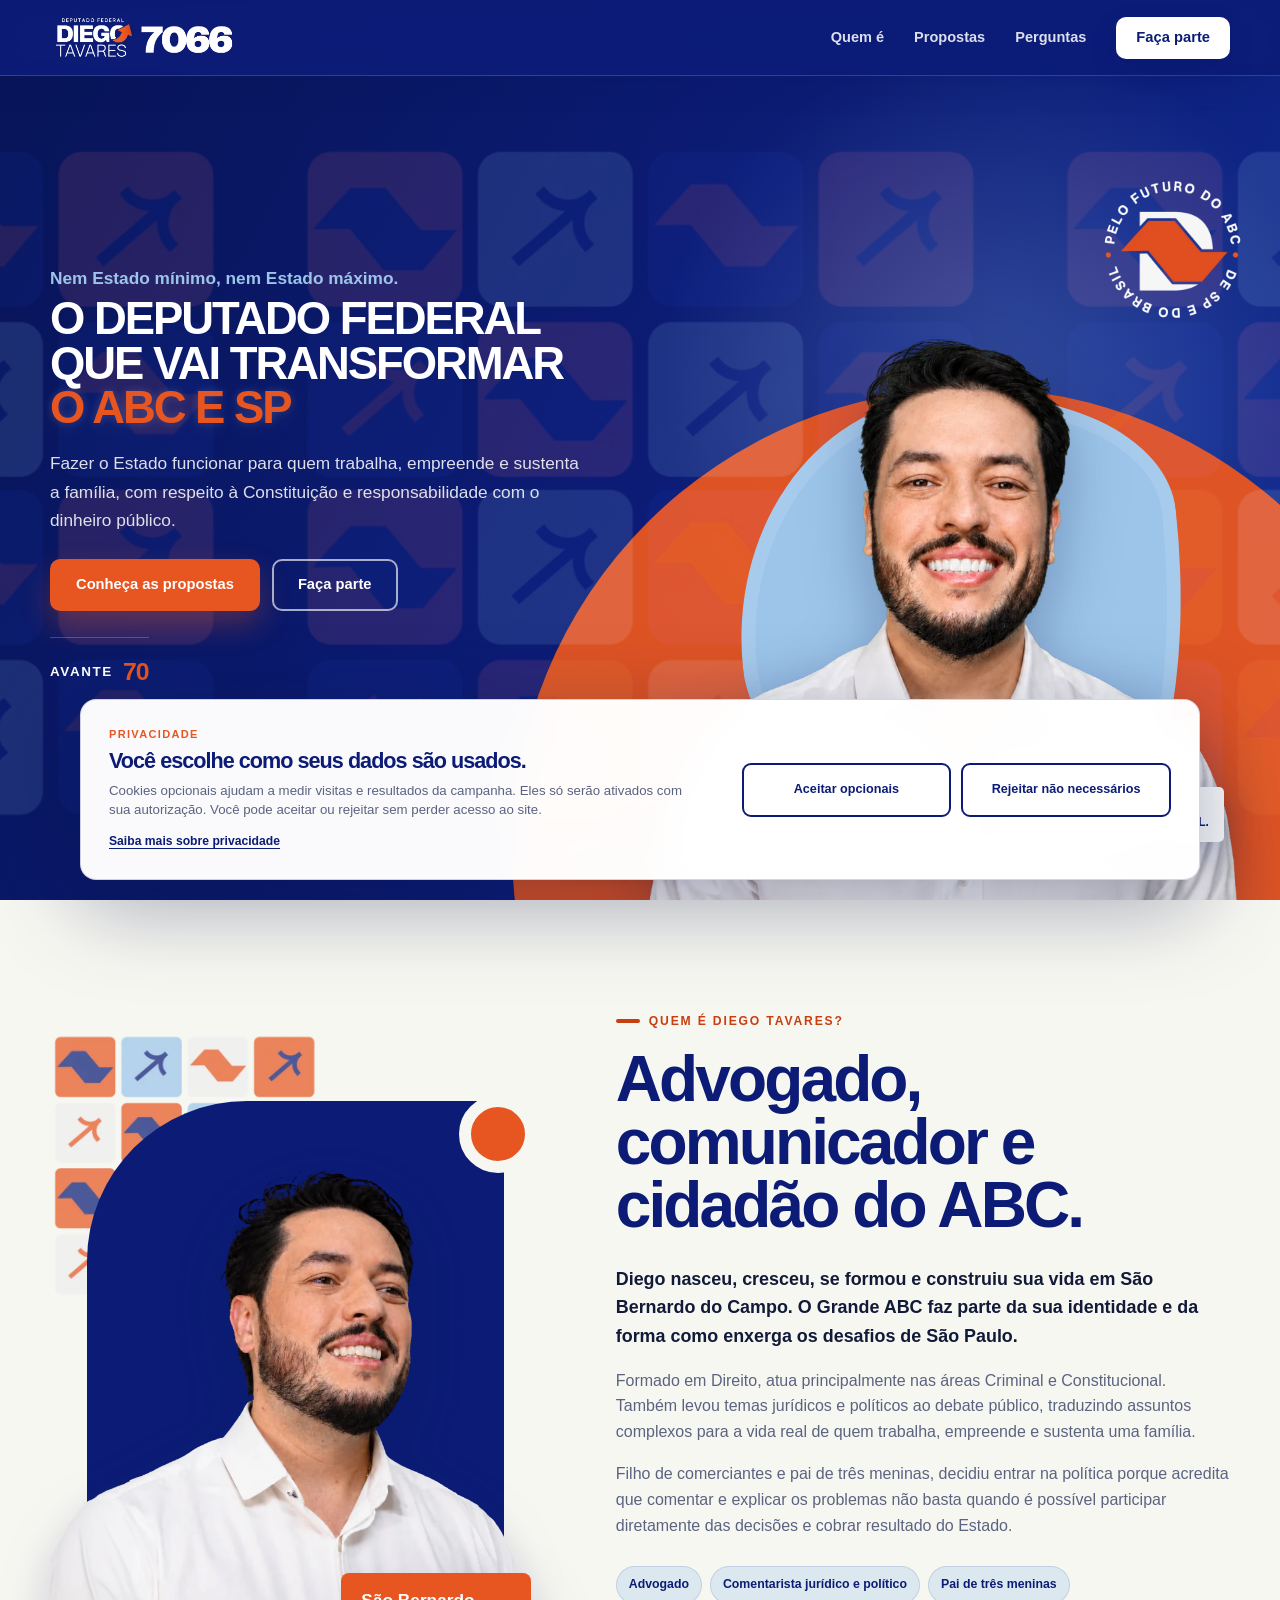
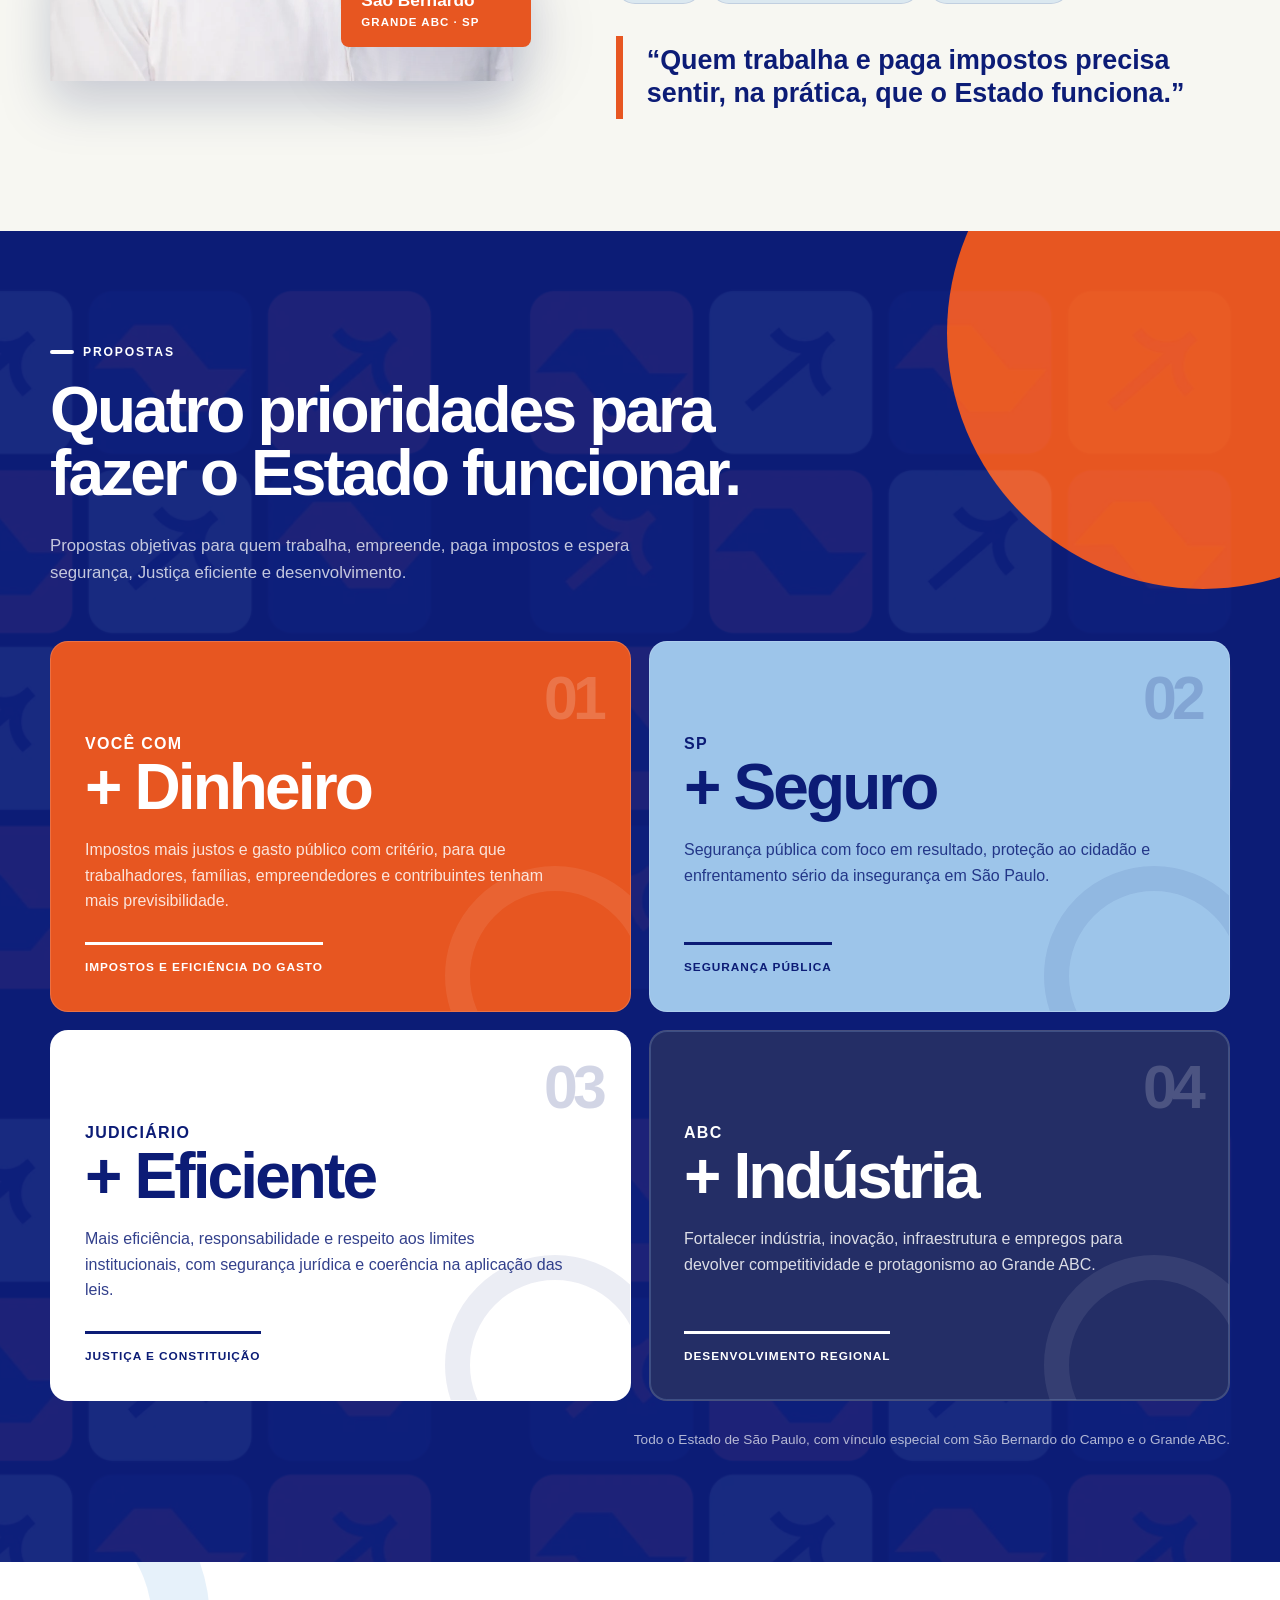
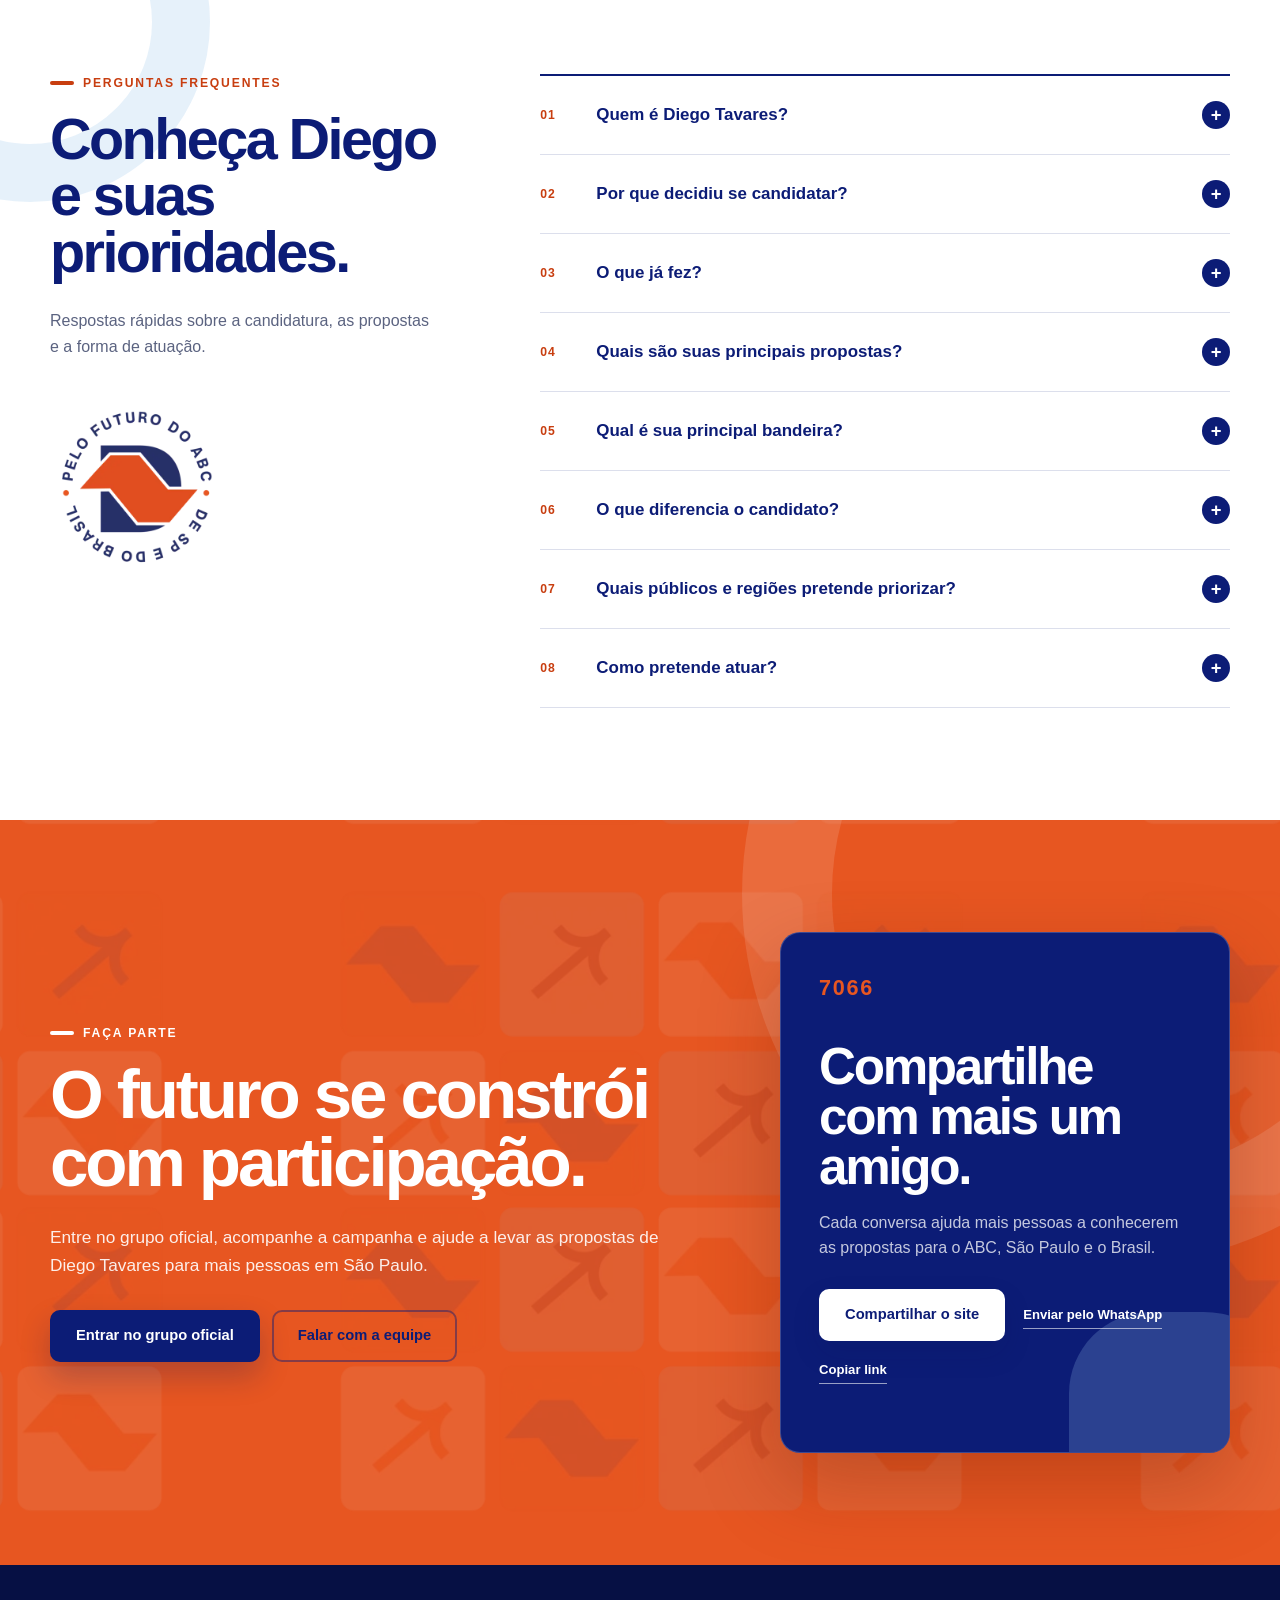
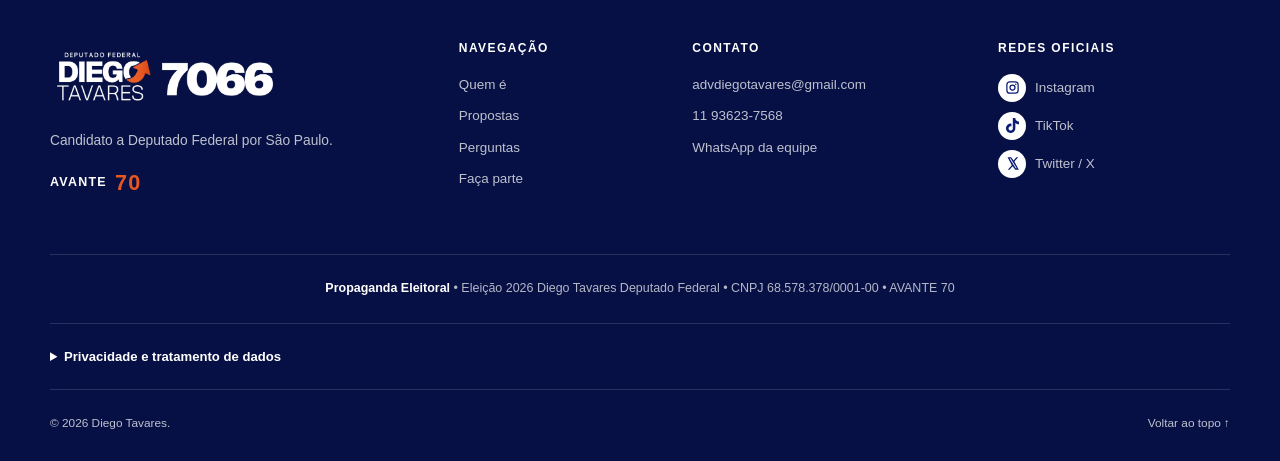
<file: index.html>
<!doctype html>
<html lang="pt-BR">
<head>
  <meta charset="utf-8">
  <meta name="viewport" content="width=device-width, initial-scale=1, viewport-fit=cover">
  <meta name="theme-color" content="#0c1c76">
  <meta name="description" content="O Deputado Federal que vai transformar o ABC e SP. Conheça as propostas de Diego Tavares 7066, candidato por São Paulo pelo AVANTE 70.">
  <meta name="robots" content="index, follow">
  <link rel="canonical" href="https://diegotavaresoficial.com.br/">

  <meta property="og:type" content="website">
  <meta property="og:locale" content="pt_BR">
  <meta property="og:site_name" content="Diego Tavares 7066">
  <meta property="og:title" content="Diego Tavares 7066 — Deputado Federal por São Paulo">
  <meta property="og:description" content="O Deputado Federal que vai transformar o ABC e SP. Conheça as propostas de Diego Tavares 7066, AVANTE 70.">
  <meta property="og:url" content="https://diegotavaresoficial.com.br/">
  <meta property="og:image" content="https://diegotavaresoficial.com.br/assets/campanha/og-diego-tavares-7066-v3.jpg">
  <meta property="og:image:secure_url" content="https://diegotavaresoficial.com.br/assets/campanha/og-diego-tavares-7066-v3.jpg">
  <meta property="og:image:type" content="image/jpeg">
  <meta property="og:image:width" content="1200">
  <meta property="og:image:height" content="630">
  <meta property="og:image:alt" content="Diego Tavares 7066, candidato a Deputado Federal por São Paulo pelo AVANTE 70">

  <meta name="twitter:card" content="summary_large_image">
  <meta name="twitter:site" content="@advdiegotavares">
  <meta name="twitter:creator" content="@advdiegotavares">
  <meta name="twitter:title" content="Diego Tavares 7066 — Deputado Federal por São Paulo">
  <meta name="twitter:description" content="O Deputado Federal que vai transformar o ABC e SP. Conheça as propostas de Diego Tavares 7066, AVANTE 70.">
  <meta name="twitter:image" content="https://diegotavaresoficial.com.br/assets/campanha/og-diego-tavares-7066-v3.jpg">
  <meta name="twitter:image:alt" content="Diego Tavares 7066, candidato a Deputado Federal por São Paulo pelo AVANTE 70">

  <link rel="image_src" href="https://diegotavaresoficial.com.br/assets/campanha/og-diego-tavares-7066-v3.jpg">

  <link rel="icon" href="assets/campanha/favicon-64.png" type="image/png">
  <link rel="apple-touch-icon" href="assets/campanha/icone-campanha-180.png">
  <link rel="stylesheet" href="style.css?v=20260826-13">
  <script src="script.js?v=20260825-6" defer></script>

  <title>Diego Tavares 7066 | Deputado Federal por São Paulo</title>

  <script type="application/ld+json">
  {
    "@context": "https://schema.org",
    "@type": "Person",
    "name": "Diego Tavares",
    "url": "https://diegotavaresoficial.com.br/",
    "image": "https://diegotavaresoficial.com.br/assets/campanha/diego-oficial-1080.webp",
    "jobTitle": "Candidato a Deputado Federal por São Paulo",
    "affiliation": {"@type": "Organization", "name": "AVANTE"},
    "sameAs": [
      "https://www.instagram.com/advdiegotavares",
      "https://www.tiktok.com/@advdiegotavares",
      "https://x.com/advdiegotavares"
    ]
  }
  </script>
</head>
<body>
  <a class="skip-link" href="#conteudo">Ir para o conteúdo</a>

  <header class="site-header" id="topo">
    <div class="wrap header-inner">
      <a class="header-brand" href="#inicio" aria-label="Diego Tavares 7066, voltar ao início">
        <img src="assets/campanha/logo-horizontal-branco.webp" width="720" height="221" alt="Diego Tavares 7066">
      </a>

      <button class="menu-toggle" type="button" aria-expanded="false" aria-controls="menu-principal" aria-label="Abrir menu">
        <span></span><span></span><span></span>
      </button>

      <nav class="main-nav" id="menu-principal" aria-label="Navegação principal">
        <a href="#quem-e">Quem é</a>
        <a href="#propostas">Propostas</a>
        <a href="#perguntas">Perguntas</a>
        <a class="button button-small button-light" href="#faca-parte">Faça parte</a>
      </nav>
    </div>
  </header>

  <main id="conteudo">
    <section class="hero" id="inicio" aria-labelledby="hero-title">
      <div class="hero-pattern" aria-hidden="true"></div>
      <div class="wrap hero-grid">
        <div class="hero-copy">
          <p class="campaign-label"><span>Candidato a Deputado Federal</span> São Paulo · AVANTE 70</p>
          <div class="hero-branding">
            <img class="hero-logo" src="assets/campanha/logo-vertical-branco.webp" width="620" height="553" alt="Deputado Federal Diego Tavares 7066">
            <div class="hero-mobile-visual" aria-hidden="true">
              <img class="hero-mobile-photo" src="assets/campanha/diego-hero-meio-busto-480.webp" width="480" height="434" alt="">
              <img class="hero-mobile-stamp" src="assets/campanha/carimbo-branco.webp" width="440" height="440" alt="">
            </div>
          </div>
          <p class="hero-eyebrow">Nem Estado mínimo, nem Estado máximo.</p>
          <h1 id="hero-title"><span>O Deputado Federal</span><span>que vai transformar</span><em>o ABC e SP</em></h1>
          <p class="hero-lead">Fazer o Estado funcionar para quem trabalha, empreende e sustenta a família, com respeito à Constituição e responsabilidade com o dinheiro público.</p>
          <div class="hero-actions">
            <a class="button button-primary" href="#propostas">Conheça as propostas</a>
            <a class="button button-outline" href="#faca-parte">Faça parte</a>
          </div>
          <div class="party-signature" aria-label="Partido AVANTE, número 70"><span>AVANTE</span><strong>70</strong></div>
        </div>

        <div class="hero-visual" aria-label="Retrato oficial de Diego Tavares">
          <div class="hero-photo-backdrop" aria-hidden="true"></div>
          <picture>
            <source media="(max-width: 560px)" srcset="assets/campanha/diego-hero-meio-busto-480.webp">
            <img class="hero-photo" src="assets/campanha/diego-hero-meio-busto-900.webp" width="900" height="813" alt="Diego Tavares sorrindo, em retrato de meio busto" fetchpriority="high">
          </picture>
          <img class="hero-stamp" src="assets/campanha/carimbo-branco.webp" width="440" height="440" alt="Pelo futuro do ABC, de São Paulo e do Brasil">
          <p class="hero-region">Por você. Pelo ABC.<br>Por São Paulo e pelo Brasil.</p>
        </div>
      </div>
      <a class="hero-scroll" href="#quem-e" aria-label="Ir para a seção Quem é Diego Tavares">Conheça Diego <span aria-hidden="true">↓</span></a>
    </section>

    <section class="about section" id="quem-e" aria-labelledby="about-title">
      <div class="wrap about-grid">
        <div class="about-photo-wrap">
          <img class="about-pattern" src="assets/campanha/padrao-claro.webp" width="720" height="618" alt="" aria-hidden="true" loading="lazy">
          <picture>
            <source media="(max-width: 700px)" srcset="assets/campanha/diego-horizonte-480.webp">
            <img class="about-photo" src="assets/campanha/diego-horizonte-760.webp" width="760" height="945" alt="Diego Tavares sorrindo, usando camisa branca" loading="lazy">
          </picture>
          <div class="about-photo-caption"><strong>São Bernardo</strong><span>Grande ABC · SP</span></div>
        </div>

        <div class="about-copy">
          <p class="section-kicker">Quem é Diego Tavares?</p>
          <h2 id="about-title">Advogado, comunicador e cidadão do ABC.</h2>
          <p class="about-intro">Diego nasceu, cresceu, se formou e construiu sua vida em São Bernardo do Campo. O Grande ABC faz parte da sua identidade e da forma como enxerga os desafios de São Paulo.</p>
          <p>Formado em Direito, atua principalmente nas áreas Criminal e Constitucional. Também levou temas jurídicos e políticos ao debate público, traduzindo assuntos complexos para a vida real de quem trabalha, empreende e sustenta uma família.</p>
          <p>Filho de comerciantes e pai de três meninas, decidiu entrar na política porque acredita que comentar e explicar os problemas não basta quando é possível participar diretamente das decisões e cobrar resultado do Estado.</p>

          <ul class="about-tags" aria-label="Informações sobre Diego Tavares">
            <li>Advogado</li>
            <li>Comentarista jurídico e político</li>
            <li>Pai de três meninas</li>
          </ul>

          <blockquote><p>“Quem trabalha e paga impostos precisa sentir, na prática, que o Estado funciona.”</p></blockquote>
        </div>
      </div>
    </section>

    <section class="proposals section" id="propostas" aria-labelledby="proposals-title">
      <div class="proposals-pattern" aria-hidden="true"></div>
      <div class="wrap">
        <div class="section-heading section-heading-light">
          <p class="section-kicker">Propostas</p>
          <h2 id="proposals-title">Quatro prioridades para fazer o Estado funcionar.</h2>
          <p>Propostas objetivas para quem trabalha, empreende, paga impostos e espera segurança, Justiça eficiente e desenvolvimento.</p>
        </div>

        <div class="proposal-grid">
          <article class="proposal-card proposal-card-orange">
            <div class="proposal-number">01</div><p class="proposal-short">Você com</p><h3>+ Dinheiro</h3>
            <p>Impostos mais justos e gasto público com critério, para que trabalhadores, famílias, empreendedores e contribuintes tenham mais previsibilidade.</p>
            <span class="proposal-theme">Impostos e eficiência do gasto</span>
          </article>
          <article class="proposal-card proposal-card-sky">
            <div class="proposal-number">02</div><p class="proposal-short">SP</p><h3>+ Seguro</h3>
            <p>Segurança pública com foco em resultado, proteção ao cidadão e enfrentamento sério da insegurança em São Paulo.</p>
            <span class="proposal-theme">Segurança pública</span>
          </article>
          <article class="proposal-card proposal-card-white">
            <div class="proposal-number">03</div><p class="proposal-short">Judiciário</p><h3>+ Eficiente</h3>
            <p>Mais eficiência, responsabilidade e respeito aos limites institucionais, com segurança jurídica e coerência na aplicação das leis.</p>
            <span class="proposal-theme">Justiça e Constituição</span>
          </article>
          <article class="proposal-card proposal-card-blue">
            <div class="proposal-number">04</div><p class="proposal-short">ABC</p><h3>+ Indústria</h3>
            <p>Fortalecer indústria, inovação, infraestrutura e empregos para devolver competitividade e protagonismo ao Grande ABC.</p>
            <span class="proposal-theme">Desenvolvimento regional</span>
          </article>
        </div>
        <p class="proposal-note">Todo o Estado de São Paulo, com vínculo especial com São Bernardo do Campo e o Grande ABC.</p>
      </div>
    </section>

    <section class="faq section" id="perguntas" aria-labelledby="faq-title">
      <div class="wrap faq-grid">
        <div class="faq-intro">
          <p class="section-kicker">Perguntas frequentes</p>
          <h2 id="faq-title">Conheça Diego e suas prioridades.</h2>
          <p>Respostas rápidas sobre a candidatura, as propostas e a forma de atuação.</p>
          <img src="assets/campanha/carimbo-azul.webp" width="440" height="440" alt="Pelo futuro do ABC, de São Paulo e do Brasil" loading="lazy">
        </div>

        <div class="faq-list">
          <details><summary><span>01</span> Quem é Diego Tavares?</summary><p>Advogado de São Bernardo do Campo, comentarista jurídico e político, ex-conselheiro estadual da OAB São Paulo e ex-diretor no Consórcio Intermunicipal Grande ABC. É candidato a Deputado Federal por São Paulo pelo AVANTE, número 7066.</p></details>
          <details><summary><span>02</span> Por que decidiu se candidatar?</summary><p>Porque explicar e cobrar é importante, mas ele quer participar diretamente das decisões capazes de mudar a vida de quem trabalha, empreende e sustenta uma família.</p></details>
          <details><summary><span>03</span> O que já fez?</summary><p>Fundou escritório próprio em 2016, atuou na OAB São Paulo, no Consórcio Intermunicipal Grande ABC e como comentarista da Jovem Pan News.</p></details>
          <details><summary><span>04</span> Quais são suas principais propostas?</summary><p>Você com + Dinheiro, SP + Seguro, Judiciário + Eficiente e ABC + Indústria.</p></details>
          <details><summary><span>05</span> Qual é sua principal bandeira?</summary><p>O Estado Necessário: nem Estado mínimo, nem Estado máximo. Um Estado que funcione, respeite a Constituição e entregue resultado.</p></details>
          <details><summary><span>06</span> O que diferencia o candidato?</summary><p>A combinação de advogado, comunicador e cidadão do ABC: traduz problemas jurídicos e institucionais para a vida real e apresenta posição e saída.</p></details>
          <details><summary><span>07</span> Quais públicos e regiões pretende priorizar?</summary><p>Todo o Estado de São Paulo, com vínculo especial com São Bernardo do Campo e o Grande ABC.</p></details>
          <details><summary><span>08</span> Como pretende atuar?</summary><p>Com fiscalização, propostas objetivas, respeito à Constituição, responsabilidade fiscal e cobrança de resultado do Estado.</p></details>
        </div>
      </div>
    </section>

    <section class="join section" id="faca-parte" aria-labelledby="join-title">
      <div class="join-pattern" aria-hidden="true"></div>
      <div class="wrap join-grid">
        <div class="join-copy">
          <p class="section-kicker">Faça parte</p>
          <h2 id="join-title">O futuro se constrói com participação.</h2>
          <p>Entre no grupo oficial, acompanhe a campanha e ajude a levar as propostas de Diego Tavares para mais pessoas em São Paulo.</p>
          <div class="join-actions">
            <a class="button button-dark" href="https://chat.whatsapp.com/DTtM07hh9AC6V2PNxwT5rf?s=sh&amp;p=a&amp;mlu=4" target="_blank" rel="noopener noreferrer">Entrar no grupo oficial</a>
            <a class="button button-transparent" href="https://wa.me/5511936237568?text=Ol%C3%A1%21%20Quero%20saber%20mais%20sobre%20a%20campanha%20de%20Diego%20Tavares." target="_blank" rel="noopener noreferrer">Falar com a equipe</a>
          </div>
        </div>

        <div class="share-card">
          <span class="share-mark" aria-hidden="true">7066</span>
          <h3>Compartilhe com mais um amigo.</h3>
          <p>Cada conversa ajuda mais pessoas a conhecerem as propostas para o ABC, São Paulo e o Brasil.</p>
          <div class="share-actions">
            <button class="button button-light" id="share-site" type="button">Compartilhar o site</button>
            <a class="text-link" id="share-whatsapp" href="https://wa.me/?text=Conhe%C3%A7a%20Diego%20Tavares%2C%20candidato%20a%20Deputado%20Federal%20por%20S%C3%A3o%20Paulo%2C%207066%3A%20https%3A%2F%2Fdiegotavaresoficial.com.br%2F" target="_blank" rel="noopener noreferrer">Enviar pelo WhatsApp</a>
            <button class="text-link text-link-button" id="copy-link" type="button">Copiar link</button>
          </div>
          <p class="share-feedback" id="share-feedback" role="status" aria-live="polite"></p>
        </div>
      </div>
    </section>
  </main>

  <footer class="site-footer">
    <div class="wrap">
      <div class="footer-grid">
        <div class="footer-brand">
          <img src="assets/campanha/logo-horizontal-branco.webp" width="720" height="221" alt="Diego Tavares 7066">
          <p>Candidato a Deputado Federal por São Paulo.</p>
          <div class="footer-party"><span>AVANTE</span><strong>70</strong></div>
        </div>
        <div class="footer-column">
          <h2>Navegação</h2><a href="#quem-e">Quem é</a><a href="#propostas">Propostas</a><a href="#perguntas">Perguntas</a><a href="#faca-parte">Faça parte</a>
        </div>
        <div class="footer-column footer-contact">
          <h2>Contato</h2>
          <a href="mailto:advdiegotavares@gmail.com">advdiegotavares@gmail.com</a>
          <a href="tel:+5511936237568">11 93623-7568</a>
          <a href="https://wa.me/5511936237568?text=Ol%C3%A1%21%20Quero%20saber%20mais%20sobre%20a%20campanha%20de%20Diego%20Tavares." target="_blank" rel="noopener noreferrer">WhatsApp da equipe</a>
        </div>
        <div class="footer-column">
          <h2>Redes oficiais</h2>
          <div class="social-links">
            <a href="https://www.instagram.com/advdiegotavares" target="_blank" rel="noopener noreferrer"><span class="social-icon" aria-hidden="true"><svg viewBox="0 0 24 24" focusable="false"><path d="M7.8 2h8.4A5.8 5.8 0 0 1 22 7.8v8.4a5.8 5.8 0 0 1-5.8 5.8H7.8A5.8 5.8 0 0 1 2 16.2V7.8A5.8 5.8 0 0 1 7.8 2Zm-.2 2A3.6 3.6 0 0 0 4 7.6v8.8A3.6 3.6 0 0 0 7.6 20h8.8a3.6 3.6 0 0 0 3.6-3.6V7.6A3.6 3.6 0 0 0 16.4 4H7.6Zm9.65 1.5a1.25 1.25 0 1 1 0 2.5 1.25 1.25 0 0 1 0-2.5ZM12 7a5 5 0 1 1 0 10 5 5 0 0 1 0-10Zm0 2a3 3 0 1 0 0 6 3 3 0 0 0 0-6Z"/></svg></span> Instagram</a>
            <a href="https://www.tiktok.com/@advdiegotavares" target="_blank" rel="noopener noreferrer"><span class="social-icon" aria-hidden="true"><svg viewBox="0 0 24 24" focusable="false"><path d="M12.525.02c1.31-.02 2.61-.01 3.91-.02.08 1.53.63 3.09 1.75 4.17 1.12 1.11 2.7 1.62 4.24 1.79v4.03c-1.44-.05-2.89-.35-4.2-.97-.57-.26-1.1-.59-1.62-.93-.01 2.92.01 5.84-.02 8.75-.08 1.4-.54 2.79-1.35 3.94-1.31 1.92-3.58 3.17-5.91 3.21-1.43.08-2.86-.31-4.08-1.03-2.02-1.19-3.44-3.37-3.65-5.72-.02-.5-.03-1-.01-1.49.18-1.9 1.12-3.72 2.58-4.96 1.66-1.45 3.98-2.14 6.15-1.74.02 1.48-.04 2.96-.04 4.44-.99-.32-2.15-.23-3.02.37-.63.41-1.11 1.04-1.36 1.75-.21.51-.15 1.08-.14 1.62.24 1.64 1.82 3.02 3.5 2.87 1.12-.01 2.19-.66 2.77-1.61.19-.33.4-.67.41-1.06.1-1.79.06-3.57.07-5.36.01-4.03-.01-8.05.02-12.07Z"/></svg></span> TikTok</a>
            <a href="https://x.com/advdiegotavares" target="_blank" rel="noopener noreferrer"><span class="social-icon" aria-hidden="true"><svg viewBox="0 0 24 24" focusable="false"><path d="M18.244 2H21l-6.02 6.88L22.062 22h-5.548l-4.345-5.682L7.197 22H4.44l6.447-7.37L4.094 2h5.689l3.927 5.194L18.244 2Zm-.967 17.695h1.527L8.953 4.183H7.316l9.961 15.512Z"/></svg></span> Twitter / X</a>
          </div>
        </div>
      </div>

      <div class="legal-bar"><p><strong>Propaganda Eleitoral</strong> <span aria-hidden="true">•</span> Eleição 2026 Diego Tavares Deputado Federal <span aria-hidden="true">•</span> CNPJ 68.578.378/0001-00 <span aria-hidden="true">•</span> AVANTE 70</p></div>

      <details class="privacy" id="privacidade">
        <summary>Privacidade e tratamento de dados</summary>
        <div class="privacy-content">
          <div><h2>Transparência</h2><p><strong>Controlador:</strong> Eleição 2026 Diego Tavares Deputado Federal, CNPJ 68.578.378/0001-00.</p><p><strong>Encarregado e canal de direitos:</strong> Equipe da Campanha Diego Tavares, <a href="mailto:advdiegotavares@gmail.com">advdiegotavares@gmail.com</a>.</p></div>
          <div><h2>Cookies e medição</h2><p>Cookies opcionais são desativados por padrão. Com sua autorização, o Google Tag Manager pode ativar Google Analytics, Google Ads, Meta Pixel, TikTok Pixel e Microsoft Clarity para medir audiência e resultados da campanha.</p><p>O site não possui formulário. A hospedagem pode manter logs técnicos necessários à segurança e ao funcionamento. Links para WhatsApp e redes sociais seguem as políticas próprias de cada serviço.</p></div>
          <div><h2>Seus direitos</h2><p>Você pode solicitar confirmação de tratamento, acesso, correção, eliminação ou descadastramento pelo canal acima. Também pode revisar ou revogar sua escolha de cookies a qualquer momento.</p><button class="privacy-button" id="cookie-settings" type="button">Revisar escolha de cookies</button></div>
        </div>
      </details>

      <div class="footer-bottom"><span>© 2026 Diego Tavares.</span><a href="#topo">Voltar ao topo ↑</a></div>
    </div>
  </footer>

  <section class="cookie-banner" id="cookie-banner" role="dialog" aria-labelledby="cookie-title" aria-describedby="cookie-description" hidden>
    <div class="cookie-copy">
      <p class="cookie-kicker">Privacidade</p>
      <h2 id="cookie-title">Você escolhe como seus dados são usados.</h2>
      <p id="cookie-description">Cookies opcionais ajudam a medir visitas e resultados da campanha. Eles só serão ativados com sua autorização. Você pode aceitar ou rejeitar sem perder acesso ao site.</p>
      <a href="#privacidade" id="cookie-more">Saiba mais sobre privacidade</a>
    </div>
    <div class="cookie-actions">
      <button class="cookie-button cookie-accept" id="cookie-accept" type="button">Aceitar opcionais</button>
      <button class="cookie-button cookie-reject" id="cookie-reject" type="button">Rejeitar não necessários</button>
    </div>
  </section>
</body>
</html>
</file>
<file: style.css>
:root {
  --blue: #0c1c76;
  --blue-deep: #071457;
  --blue-institutional: #242e66;
  --orange: #e75621;
  --orange-dark: #c83e10;
  --sky: #9dc5ea;
  --white: #ffffff;
  --off-white: #f7f7f2;
  --ink: #111a38;
  --muted: #5b6380;
  --border: rgba(12, 28, 118, 0.14);
  --shadow: 0 24px 70px rgba(7, 20, 87, 0.16);
  --wrap: 1180px;
  --header-height: 76px;
}

*,
*::before,
*::after {
  box-sizing: border-box;
}

html {
  scroll-behavior: smooth;
  scroll-padding-top: var(--header-height);
}

body {
  margin: 0;
  color: var(--ink);
  background: var(--off-white);
  font-family: Arial, "Helvetica Neue", Helvetica, sans-serif;
  font-size: 16px;
  line-height: 1.6;
  -webkit-font-smoothing: antialiased;
  text-rendering: optimizeLegibility;
}

body.menu-open {
  overflow: hidden;
}

button,
input,
textarea,
select {
  font: inherit;
}

button,
summary {
  -webkit-tap-highlight-color: transparent;
}

button {
  border: 0;
}

a {
  color: inherit;
  text-decoration: none;
}

img,
picture {
  display: block;
  max-width: 100%;
}

img {
  height: auto;
}

[hidden] {
  display: none !important;
}

h1,
h2,
h3,
p,
blockquote {
  margin-top: 0;
}

h1,
h2,
h3 {
  font-weight: 900;
  letter-spacing: -0.045em;
  line-height: 0.98;
}

.wrap {
  width: min(calc(100% - 48px), var(--wrap));
  margin-inline: auto;
}

.section {
  position: relative;
  padding: 112px 0;
  overflow: clip;
}

.skip-link {
  position: fixed;
  z-index: 10000;
  top: 12px;
  left: 12px;
  padding: 12px 18px;
  color: var(--blue);
  background: var(--white);
  border: 3px solid var(--orange);
  border-radius: 8px;
  font-weight: 800;
  transform: translateY(-160%);
}

.skip-link:focus {
  transform: translateY(0);
}

:focus-visible {
  outline: 3px solid var(--sky);
  outline-offset: 4px;
}

.site-header {
  position: fixed;
  z-index: 1000;
  top: 0;
  right: 0;
  left: 0;
  height: var(--header-height);
  background: rgba(12, 28, 118, 0.94);
  border-bottom: 1px solid rgba(255, 255, 255, 0.16);
  box-shadow: 0 8px 32px rgba(7, 20, 87, 0.14);
  backdrop-filter: blur(16px) saturate(140%);
}

.header-inner {
  display: flex;
  align-items: center;
  justify-content: space-between;
  min-height: 100%;
}

.header-brand {
  position: relative;
  z-index: 2;
  width: 188px;
}

.header-brand img {
  width: 100%;
  height: auto;
}

.main-nav {
  display: flex;
  align-items: center;
  gap: 30px;
}

.main-nav > a:not(.button) {
  position: relative;
  color: rgba(255, 255, 255, 0.86);
  font-size: 0.91rem;
  font-weight: 800;
}

.main-nav > a:not(.button)::after {
  position: absolute;
  right: 0;
  bottom: -8px;
  left: 0;
  height: 2px;
  background: var(--orange);
  content: "";
  transform: scaleX(0);
  transform-origin: left;
  transition: transform 180ms ease;
}

.main-nav > a:not(.button):hover::after,
.main-nav > a:not(.button):focus-visible::after {
  transform: scaleX(1);
}

.menu-toggle {
  display: none;
  width: 46px;
  height: 46px;
  padding: 11px;
  color: var(--white);
  background: transparent;
  border: 1px solid rgba(255, 255, 255, 0.34);
  border-radius: 50%;
  cursor: pointer;
}

.menu-toggle span {
  display: block;
  width: 100%;
  height: 2px;
  margin: 5px 0;
  background: currentColor;
  border-radius: 2px;
  transition: transform 180ms ease, opacity 180ms ease;
}

.menu-toggle[aria-expanded="true"] span:nth-child(1) {
  transform: translateY(7px) rotate(45deg);
}

.menu-toggle[aria-expanded="true"] span:nth-child(2) {
  opacity: 0;
}

.menu-toggle[aria-expanded="true"] span:nth-child(3) {
  transform: translateY(-7px) rotate(-45deg);
}

.button {
  display: inline-flex;
  min-height: 52px;
  align-items: center;
  justify-content: center;
  padding: 14px 24px;
  border: 2px solid transparent;
  border-radius: 10px;
  font-size: 0.92rem;
  font-weight: 900;
  line-height: 1.15;
  text-align: center;
  cursor: pointer;
  transition: transform 180ms ease, box-shadow 180ms ease, background-color 180ms ease, color 180ms ease;
}

.button:hover {
  transform: translateY(-2px);
}

.button-small {
  min-height: 42px;
  padding: 10px 18px;
}

.button-primary {
  color: var(--white);
  background: var(--orange);
  box-shadow: 0 14px 30px rgba(231, 86, 33, 0.3);
}

.button-primary:hover {
  background: #f3632e;
}

.button-light {
  color: var(--blue);
  background: var(--white);
  box-shadow: 0 12px 28px rgba(7, 20, 87, 0.14);
}

.button-outline {
  color: var(--white);
  border-color: rgba(255, 255, 255, 0.64);
  background: transparent;
}

.button-outline:hover,
.button-transparent:hover {
  color: var(--blue);
  background: var(--white);
}

.button-dark {
  color: var(--white);
  background: var(--blue);
  box-shadow: 0 14px 30px rgba(7, 20, 87, 0.24);
}

.button-dark:hover {
  background: var(--blue-deep);
}

.button-transparent {
  color: var(--blue);
  border-color: rgba(12, 28, 118, 0.45);
  background: transparent;
}

.hero {
  position: relative;
  min-height: min(900px, 100svh);
  padding-top: var(--header-height);
  color: var(--white);
  background:
    radial-gradient(circle at 78% 42%, rgba(157, 197, 234, 0.25), transparent 30%),
    linear-gradient(118deg, var(--blue-deep) 0%, var(--blue) 52%, #102c92 100%);
  overflow: hidden;
}

.hero::before {
  position: absolute;
  right: -12vw;
  bottom: -32vw;
  width: 72vw;
  aspect-ratio: 1;
  background: var(--orange);
  border-radius: 50%;
  content: "";
  opacity: 0.96;
}

.hero-pattern {
  position: absolute;
  inset: var(--header-height) 0 0 0;
  background-image: url("assets/campanha/padrao-azul.webp");
  background-position: center;
  background-size: 760px auto;
  mix-blend-mode: screen;
  opacity: 0.13;
}

.hero-grid {
  position: relative;
  z-index: 2;
  display: grid;
  min-height: calc(min(900px, 100svh) - var(--header-height));
  grid-template-columns: minmax(0, 0.92fr) minmax(460px, 1.08fr);
  align-items: center;
  gap: 30px;
}

.hero-copy {
  position: relative;
  z-index: 4;
  min-width: 0;
  padding: 42px 0 62px;
}

.campaign-label {
  display: flex;
  flex-wrap: wrap;
  align-items: center;
  gap: 8px 12px;
  margin-bottom: 22px;
  color: rgba(255, 255, 255, 0.8);
  font-size: 0.75rem;
  font-weight: 900;
  letter-spacing: 0.09em;
  text-transform: uppercase;
}

.campaign-label span {
  padding: 7px 10px;
  color: var(--white);
  background: var(--orange);
  border-radius: 4px;
}

.hero-logo {
  width: min(292px, 70%);
  height: auto;
  margin-bottom: 20px;
}

.hero-mobile-visual {
  display: none;
}

.hero-eyebrow {
  margin-bottom: 5px;
  color: var(--sky);
  font-size: clamp(0.92rem, 1.4vw, 1.08rem);
  font-weight: 800;
}

.hero h1 {
  max-width: 670px;
  margin-bottom: 18px;
  font-size: clamp(2.2rem, 3.55vw, 3.35rem);
  letter-spacing: -0.045em;
  line-height: 0.98;
  text-transform: uppercase;
}

.hero h1 span,
.hero h1 em {
  display: block;
}

.hero h1 em {
  color: var(--orange);
  font-style: normal;
}

@media (min-width: 901px) {
  .hero .campaign-label,
  .hero .hero-branding {
    display: none;
  }

  .hero h1 em {
    text-shadow:
      0 0 10px rgba(255, 255, 255, 0.15),
      0 6px 24px rgba(255, 255, 255, 0.08);
  }
}

.hero-lead {
  max-width: 610px;
  margin-bottom: 24px;
  color: rgba(255, 255, 255, 0.86);
  font-size: clamp(1rem, 1.35vw, 1.16rem);
  line-height: 1.65;
}

.hero-actions,
.join-actions {
  display: flex;
  flex-wrap: wrap;
  gap: 12px;
}

.party-signature {
  display: flex;
  width: max-content;
  align-items: center;
  gap: 10px;
  margin-top: 26px;
  padding-top: 14px;
  border-top: 1px solid rgba(255, 255, 255, 0.22);
  font-size: 0.84rem;
  font-weight: 900;
  letter-spacing: 0.12em;
}

.party-signature strong {
  color: var(--orange);
  font-size: 1.55rem;
  letter-spacing: -0.04em;
}

.hero-visual {
  position: relative;
  min-width: 0;
  align-self: end;
  height: calc(min(900px, 100svh) - var(--header-height));
  min-height: 690px;
}

.hero-photo-backdrop {
  position: absolute;
  right: 7%;
  bottom: 7%;
  width: 72%;
  aspect-ratio: 1;
  background: var(--sky);
  border: 14px solid rgba(255, 255, 255, 0.1);
  border-radius: 48% 52% 24% 76% / 56% 31% 69% 44%;
  transform: rotate(-6deg);
}

.hero-photo {
  position: absolute;
  z-index: 2;
  right: -2%;
  bottom: 0;
  width: min(840px, 136%);
  max-height: 100%;
  object-fit: contain;
  object-position: bottom;
  filter: drop-shadow(0 24px 30px rgba(4, 11, 58, 0.27));
}

.hero-stamp {
  position: absolute;
  z-index: 3;
  top: 11%;
  right: -4%;
  width: 165px;
  height: auto;
  animation: stamp-float 6s ease-in-out infinite;
}

.hero-region {
  position: absolute;
  z-index: 4;
  right: 1%;
  bottom: 7%;
  margin: 0;
  padding: 12px 15px;
  color: var(--blue);
  background: var(--white);
  border-left: 6px solid var(--orange);
  border-radius: 5px;
  box-shadow: 0 12px 30px rgba(7, 20, 87, 0.22);
  font-size: 0.75rem;
  font-weight: 900;
  line-height: 1.3;
  text-transform: uppercase;
}

.hero-scroll {
  position: absolute;
  z-index: 5;
  bottom: 20px;
  left: 50%;
  display: flex;
  align-items: center;
  gap: 10px;
  color: var(--white);
  font-size: 0.8rem;
  font-weight: 800;
  letter-spacing: 0.08em;
  text-shadow:
    0 2px 8px rgba(7, 20, 87, 0.78),
    0 5px 16px rgba(7, 20, 87, 0.48);
  text-transform: uppercase;
  transform: translateX(-50%);
}

.hero-scroll span {
  color: var(--white);
  font-size: 1.2rem;
}

@keyframes stamp-float {
  0%, 100% { transform: translateY(0) rotate(0deg); }
  50% { transform: translateY(-8px) rotate(2deg); }
}

.section-kicker {
  margin-bottom: 17px;
  color: var(--orange-dark);
  font-size: 0.76rem;
  font-weight: 900;
  letter-spacing: 0.15em;
  text-transform: uppercase;
}

.section-kicker::before {
  display: inline-block;
  width: 24px;
  height: 4px;
  margin-right: 9px;
  vertical-align: 2px;
  background: currentColor;
  border-radius: 2px;
  content: "";
}

.about {
  background: var(--off-white);
}

.about-grid {
  display: grid;
  grid-template-columns: minmax(340px, 0.86fr) minmax(0, 1.14fr);
  align-items: center;
  gap: clamp(54px, 8vw, 106px);
}

.about-photo-wrap {
  position: relative;
  min-height: 630px;
  isolation: isolate;
}

.about-photo-wrap::before {
  position: absolute;
  z-index: -1;
  inset: 8% 2% 2% 8%;
  background: var(--blue);
  border-radius: 160px 18px 18px 18px;
  content: "";
}

.about-photo-wrap::after {
  position: absolute;
  z-index: 3;
  top: 7%;
  right: -24px;
  width: 78px;
  height: 78px;
  background: var(--orange);
  border: 12px solid var(--off-white);
  border-radius: 50%;
  content: "";
}

.about-pattern {
  position: absolute;
  z-index: -2;
  top: -5%;
  left: -8%;
  width: 72%;
  opacity: 0.72;
}

.about-photo {
  position: absolute;
  z-index: 1;
  bottom: 0;
  left: 50%;
  width: auto;
  height: 620px;
  max-width: 100%;
  object-fit: contain;
  object-position: bottom;
  transform: translateX(-50%);
  filter: drop-shadow(0 22px 25px rgba(7, 20, 87, 0.2));
}

.about-photo-caption {
  position: absolute;
  z-index: 4;
  right: -18px;
  bottom: 34px;
  display: grid;
  min-width: 190px;
  padding: 17px 20px;
  color: var(--white);
  background: var(--orange);
  border-radius: 8px;
  box-shadow: var(--shadow);
  line-height: 1.25;
}

.about-photo-caption strong {
  font-size: 1.08rem;
}

.about-photo-caption span {
  margin-top: 4px;
  font-size: 0.72rem;
  font-weight: 800;
  letter-spacing: 0.09em;
  text-transform: uppercase;
}

.about-copy h2,
.section-heading h2,
.faq-intro h2,
.join-copy h2 {
  margin-bottom: 28px;
  color: var(--blue);
  font-size: clamp(2.55rem, 5vw, 4.8rem);
}

.about-copy > p:not(.section-kicker) {
  max-width: 680px;
  margin-bottom: 17px;
  color: var(--muted);
}

.about-copy .about-intro {
  color: var(--ink) !important;
  font-size: 1.12rem;
  font-weight: 700;
}

.about-tags {
  display: flex;
  flex-wrap: wrap;
  gap: 8px;
  margin: 28px 0;
  padding: 0;
  list-style: none;
}

.about-tags li {
  padding: 8px 12px;
  color: var(--blue);
  background: rgba(157, 197, 234, 0.3);
  border: 1px solid rgba(12, 28, 118, 0.12);
  border-radius: 999px;
  font-size: 0.77rem;
  font-weight: 800;
}

.about-copy blockquote {
  margin: 32px 0 0;
  padding: 8px 0 8px 24px;
  color: var(--blue);
  border-left: 7px solid var(--orange);
}

.about-copy blockquote p {
  margin: 0;
  font-size: clamp(1.25rem, 2.1vw, 1.7rem);
  font-weight: 900;
  line-height: 1.25;
}

.proposals {
  color: var(--white);
  background: var(--blue);
}

.proposals::before {
  position: absolute;
  top: -12vw;
  right: -14vw;
  width: 40vw;
  min-width: 450px;
  aspect-ratio: 1;
  background: var(--orange);
  border-radius: 50%;
  content: "";
}

.proposals-pattern {
  position: absolute;
  inset: 0;
  background-image: url("assets/campanha/padrao-azul.webp");
  background-position: top right;
  background-size: 800px auto;
  mix-blend-mode: screen;
  opacity: 0.08;
}

.proposals .wrap {
  position: relative;
  z-index: 2;
}

.section-heading {
  max-width: 770px;
  margin-bottom: 54px;
}

.section-heading-light h2,
.section-heading-light .section-kicker {
  color: var(--white);
}

.section-heading > p:last-child {
  max-width: 660px;
  margin-bottom: 0;
  color: rgba(255, 255, 255, 0.75);
  font-size: 1.05rem;
}

.proposal-grid {
  display: grid;
  grid-template-columns: repeat(2, minmax(0, 1fr));
  gap: 18px;
}

.proposal-card {
  position: relative;
  display: flex;
  min-height: 360px;
  flex-direction: column;
  padding: 34px;
  border: 1px solid rgba(255, 255, 255, 0.16);
  border-radius: 18px;
  overflow: hidden;
  transition: transform 220ms ease, box-shadow 220ms ease;
}

.proposal-card:hover {
  z-index: 2;
  box-shadow: 0 30px 70px rgba(5, 13, 63, 0.35);
  transform: translateY(-5px);
}

.proposal-card::after {
  position: absolute;
  right: -35px;
  bottom: -75px;
  width: 220px;
  aspect-ratio: 1;
  border: 25px solid currentColor;
  border-radius: 50%;
  content: "";
  opacity: 0.08;
}

.proposal-card-orange {
  color: var(--white);
  background: var(--orange);
}

.proposal-card-sky {
  color: var(--blue);
  background: var(--sky);
}

.proposal-card-white {
  color: var(--blue);
  background: var(--white);
}

.proposal-card-blue {
  color: var(--white);
  background: var(--blue-institutional);
  box-shadow: inset 0 0 0 1px rgba(157, 197, 234, 0.22);
}

.proposal-number {
  position: absolute;
  top: 26px;
  right: 28px;
  font-size: 3.8rem;
  font-weight: 900;
  letter-spacing: -0.08em;
  line-height: 1;
  opacity: 0.18;
}

.proposal-short {
  margin: 55px 0 0;
  font-size: 1rem;
  font-weight: 900;
  letter-spacing: 0.08em;
  text-transform: uppercase;
}

.proposal-card h3 {
  margin: 0 0 18px;
  font-size: clamp(2.5rem, 5vw, 4.5rem);
}

.proposal-card > p:not(.proposal-short) {
  max-width: 480px;
  margin-bottom: 28px;
  opacity: 0.84;
}

.proposal-theme {
  width: max-content;
  max-width: 100%;
  margin-top: auto;
  padding-top: 13px;
  border-top: 3px solid currentColor;
  font-size: 0.74rem;
  font-weight: 900;
  letter-spacing: 0.08em;
  text-transform: uppercase;
}

.proposal-note {
  margin: 28px 0 0;
  color: rgba(255, 255, 255, 0.68);
  font-size: 0.85rem;
  text-align: right;
}

.faq {
  background: var(--white);
}

.faq::before {
  position: absolute;
  top: -120px;
  left: -150px;
  width: 360px;
  aspect-ratio: 1;
  border: 58px solid var(--sky);
  border-radius: 50%;
  content: "";
  opacity: 0.25;
}

.faq-grid {
  position: relative;
  display: grid;
  grid-template-columns: minmax(270px, 0.72fr) minmax(0, 1.28fr);
  gap: clamp(48px, 8vw, 110px);
}

.faq-intro {
  align-self: start;
  position: sticky;
  top: calc(var(--header-height) + 36px);
}

.faq-intro h2 {
  font-size: clamp(2.5rem, 4.5vw, 4.25rem);
}

.faq-intro > p:not(.section-kicker) {
  color: var(--muted);
}

.faq-intro img {
  width: 174px;
  margin-top: 44px;
}

.faq-list {
  border-top: 2px solid var(--blue);
}

.faq-list details {
  border-bottom: 1px solid var(--border);
}

.faq-list summary {
  position: relative;
  display: grid;
  grid-template-columns: 42px 1fr 28px;
  align-items: center;
  gap: 14px;
  padding: 25px 0;
  color: var(--blue);
  font-size: 1.06rem;
  font-weight: 900;
  line-height: 1.3;
  list-style: none;
  cursor: pointer;
}

.faq-list summary::-webkit-details-marker {
  display: none;
}

.faq-list summary span {
  color: var(--orange-dark);
  font-size: 0.76rem;
  letter-spacing: 0.08em;
}

.faq-list summary::after {
  display: grid;
  width: 28px;
  height: 28px;
  place-items: center;
  color: var(--white);
  background: var(--blue);
  border-radius: 50%;
  content: "+";
  font-size: 1.15rem;
  line-height: 1;
  transition: transform 180ms ease, background-color 180ms ease;
}

.faq-list details[open] summary::after {
  background: var(--orange);
  content: "−";
  transform: rotate(180deg);
}

.faq-list details > p {
  margin: 0 42px 24px 56px;
  color: var(--muted);
}

.join {
  color: var(--blue);
  background: var(--orange);
}

.join::before {
  position: absolute;
  z-index: 0;
  top: -40%;
  right: -16%;
  width: 58%;
  aspect-ratio: 1;
  border: 90px solid rgba(255, 255, 255, 0.12);
  border-radius: 50%;
  content: "";
}

.join-pattern {
  position: absolute;
  inset: 0;
  background-image: url("assets/campanha/padrao-claro.webp");
  background-position: center;
  background-size: 800px auto;
  opacity: 0.08;
}

.join-grid {
  position: relative;
  z-index: 2;
  display: grid;
  grid-template-columns: minmax(0, 1.05fr) minmax(350px, 0.75fr);
  align-items: center;
  gap: clamp(45px, 8vw, 100px);
}

.join-copy .section-kicker,
.join-copy h2 {
  color: var(--white);
}

.join-copy h2 {
  max-width: 700px;
  font-size: clamp(3rem, 5.4vw, 5.7rem);
}

.join-copy > p:not(.section-kicker) {
  max-width: 640px;
  margin-bottom: 30px;
  color: rgba(255, 255, 255, 0.9);
  font-size: 1.08rem;
}

.share-card {
  position: relative;
  min-height: 390px;
  padding: 38px;
  color: var(--white);
  background: var(--blue);
  border: 1px solid rgba(255, 255, 255, 0.2);
  border-radius: 20px;
  box-shadow: 0 32px 80px rgba(83, 18, 2, 0.26);
  overflow: hidden;
}

.share-card::after {
  position: absolute;
  right: -70px;
  bottom: -90px;
  width: 230px;
  aspect-ratio: 1;
  background: var(--sky);
  border-radius: 46% 54% 76% 24%;
  content: "";
  opacity: 0.22;
}

.share-mark {
  display: block;
  margin-bottom: 36px;
  color: var(--orange);
  font-size: 1.35rem;
  font-weight: 900;
  letter-spacing: 0.08em;
}

.share-card h3 {
  position: relative;
  z-index: 2;
  max-width: 390px;
  margin-bottom: 17px;
  font-size: clamp(2.2rem, 4vw, 3.4rem);
}

.share-card > p:not(.share-feedback) {
  position: relative;
  z-index: 2;
  color: rgba(255, 255, 255, 0.76);
}

.share-actions {
  position: relative;
  z-index: 2;
  display: flex;
  flex-wrap: wrap;
  align-items: center;
  gap: 15px 18px;
  margin-top: 28px;
}

.text-link,
.text-link-button {
  padding: 3px 0;
  color: var(--white);
  background: transparent;
  border-bottom: 1px solid rgba(255, 255, 255, 0.58);
  font-size: 0.82rem;
  font-weight: 800;
  cursor: pointer;
}

.share-feedback {
  position: relative;
  z-index: 2;
  min-height: 1.5em;
  margin: 12px 0 0;
  color: var(--sky);
  font-size: 0.78rem;
  font-weight: 800;
}

.site-footer {
  padding: 76px 0 28px;
  color: rgba(255, 255, 255, 0.74);
  background: #061044;
}

.footer-grid {
  display: grid;
  grid-template-columns: 1.4fr 0.72fr 1fr 0.9fr;
  gap: 48px;
  padding-bottom: 54px;
}

.footer-brand img {
  width: 230px;
  height: auto;
  margin-bottom: 18px;
}

.footer-brand p {
  font-size: 0.86rem;
}

.footer-party {
  display: flex;
  align-items: center;
  gap: 8px;
  color: var(--white);
  font-size: 0.78rem;
  font-weight: 900;
  letter-spacing: 0.1em;
}

.footer-party strong {
  color: var(--orange);
  font-size: 1.35rem;
}

.footer-column {
  display: flex;
  flex-direction: column;
  align-items: flex-start;
  gap: 10px;
  min-width: 0;
}

.footer-column h2,
.privacy-content h2 {
  margin-bottom: 8px;
  color: var(--white);
  font-size: 0.75rem;
  font-weight: 900;
  letter-spacing: 0.12em;
  line-height: 1.2;
  text-transform: uppercase;
}

.footer-column a {
  max-width: 100%;
  font-size: 0.84rem;
  overflow-wrap: anywhere;
}

.footer-column a:hover,
.footer-bottom a:hover,
.privacy a:hover {
  color: var(--white);
  text-decoration: underline;
}

.social-links {
  display: flex;
  flex-direction: column;
  gap: 10px;
}

.social-links a {
  display: flex;
  align-items: center;
  gap: 9px;
}

.social-links .social-icon {
  display: grid;
  width: 28px;
  height: 28px;
  flex: 0 0 28px;
  place-items: center;
  color: var(--blue);
  background: var(--white);
  border-radius: 50%;
  transition: color 160ms ease, background-color 160ms ease;
}

.social-links .social-icon svg {
  display: block;
  width: 15px;
  height: 15px;
  fill: currentColor;
}

.social-links a:hover .social-icon,
.social-links a:focus-visible .social-icon {
  color: var(--white);
  background: var(--orange);
}

.legal-bar {
  padding: 24px 0;
  border-top: 1px solid rgba(255, 255, 255, 0.14);
  border-bottom: 1px solid rgba(255, 255, 255, 0.14);
}

.legal-bar p {
  margin: 0;
  color: rgba(255, 255, 255, 0.7);
  font-size: 0.78rem;
  text-align: center;
}

.legal-bar strong {
  color: var(--white);
}

.privacy {
  padding: 22px 0;
  border-bottom: 1px solid rgba(255, 255, 255, 0.14);
}

.privacy summary {
  width: max-content;
  max-width: 100%;
  color: var(--white);
  font-size: 0.82rem;
  font-weight: 800;
  cursor: pointer;
}

.privacy-content {
  display: grid;
  grid-template-columns: repeat(3, minmax(0, 1fr));
  gap: 34px;
  padding-top: 30px;
}

.privacy-content p {
  margin-bottom: 12px;
  font-size: 0.78rem;
}

.privacy-button {
  padding: 8px 0;
  color: var(--sky);
  background: transparent;
  border-bottom: 1px solid currentColor;
  font-size: 0.78rem;
  font-weight: 800;
  cursor: pointer;
}

.footer-bottom {
  display: flex;
  justify-content: space-between;
  gap: 20px;
  padding-top: 24px;
  font-size: 0.74rem;
}

.cookie-banner {
  position: fixed;
  z-index: 5000;
  right: 20px;
  bottom: 20px;
  left: 20px;
  display: grid;
  width: min(calc(100% - 40px), 1120px);
  grid-template-columns: minmax(0, 1fr) minmax(380px, 0.72fr);
  align-items: center;
  gap: 36px;
  margin-inline: auto;
  padding: 26px 28px;
  color: var(--ink);
  background: rgba(255, 255, 255, 0.98);
  border: 1px solid rgba(12, 28, 118, 0.18);
  border-radius: 16px;
  box-shadow: 0 24px 90px rgba(5, 13, 63, 0.35);
  backdrop-filter: blur(14px);
}

.cookie-kicker {
  margin-bottom: 5px;
  color: var(--orange);
  font-size: 0.69rem;
  font-weight: 900;
  letter-spacing: 0.12em;
  text-transform: uppercase;
}

.cookie-copy h2 {
  margin-bottom: 8px;
  color: var(--blue);
  font-size: 1.35rem;
  line-height: 1.12;
}

.cookie-copy > p:not(.cookie-kicker) {
  margin-bottom: 8px;
  color: var(--muted);
  font-size: 0.83rem;
  line-height: 1.45;
}

.cookie-copy a {
  color: var(--blue);
  border-bottom: 1px solid currentColor;
  font-size: 0.76rem;
  font-weight: 800;
}

.cookie-actions {
  display: grid;
  grid-template-columns: repeat(2, minmax(0, 1fr));
  gap: 10px;
}

.cookie-button {
  min-height: 54px;
  padding: 12px 14px;
  border: 2px solid var(--blue);
  border-radius: 9px;
  font-size: 0.79rem;
  font-weight: 900;
  line-height: 1.2;
  cursor: pointer;
  transition: transform 180ms ease, background-color 180ms ease, color 180ms ease;
}

.cookie-button:hover {
  transform: translateY(-2px);
}

.cookie-accept,
.cookie-reject {
  color: var(--blue);
  background: var(--white);
}

.cookie-accept:hover,
.cookie-reject:hover {
  color: var(--white);
  background: var(--blue);
}

@media (max-width: 1080px) {
  .hero-grid {
    grid-template-columns: minmax(0, 0.95fr) minmax(400px, 1.05fr);
  }

  .hero-visual {
    min-height: 650px;
  }

  .hero-stamp {
    right: -2%;
    width: 138px;
  }

  .footer-grid {
    grid-template-columns: 1.2fr 0.75fr 1fr;
  }

  .footer-grid > :last-child {
    grid-column: 2 / -1;
  }

  .social-links {
    flex-direction: row;
    flex-wrap: wrap;
  }
}

@media (max-width: 900px) {
  :root {
    --header-height: 70px;
  }

  .section {
    padding: 88px 0;
  }

  .menu-toggle {
    position: relative;
    z-index: 3;
    display: block;
  }

  .main-nav {
    position: fixed;
    top: var(--header-height);
    right: 0;
    left: 0;
    display: grid;
    gap: 0;
    padding: 18px 24px 24px;
    background: var(--blue);
    border-top: 1px solid rgba(255, 255, 255, 0.12);
    box-shadow: 0 28px 40px rgba(7, 20, 87, 0.25);
    opacity: 0;
    pointer-events: none;
    transform: translateY(-10px);
    transition: opacity 180ms ease, transform 180ms ease;
  }

  .main-nav.is-open {
    opacity: 1;
    pointer-events: auto;
    transform: translateY(0);
  }

  .main-nav > a:not(.button) {
    padding: 15px 5px;
    border-bottom: 1px solid rgba(255, 255, 255, 0.1);
  }

  .main-nav .button {
    min-height: 44px;
    margin-top: 15px;
  }

  .hero {
    min-height: auto;
  }

  .hero-grid {
    min-height: 0;
    grid-template-columns: 1fr;
    gap: 0;
  }

  .hero-copy {
    padding: 64px 0 10px;
  }

  .hero-branding {
    display: grid;
    max-width: 680px;
    grid-template-columns: minmax(260px, 1fr) minmax(220px, 0.72fr);
    align-items: end;
    gap: 20px;
    margin-bottom: 20px;
  }

  .hero-logo {
    width: min(340px, 100%);
    margin-bottom: 0;
  }

  .hero-mobile-visual {
    position: relative;
    display: block;
    height: 260px;
    overflow: hidden;
  }

  .hero-mobile-photo {
    position: absolute;
    right: 0;
    bottom: 0;
    width: 100%;
    max-width: none;
    filter: drop-shadow(0 18px 24px rgba(4, 11, 58, 0.25));
  }

  .hero-mobile-stamp {
    position: absolute;
    z-index: 2;
    bottom: 2%;
    left: -24px;
    width: 76px;
  }

  .hero h1 {
    max-width: 680px;
  }

  .hero-lead {
    max-width: 680px;
  }

  .hero-visual {
    display: none;
  }

  .hero-scroll {
    display: none;
  }

  .text-link,
  .text-link-button,
  .footer-column a,
  .social-links a,
  .privacy-button,
  .footer-bottom a,
  .cookie-copy a {
    display: inline-flex;
    min-height: 44px;
    align-items: center;
  }

  .privacy summary {
    min-height: 44px;
    padding: 10px 0;
  }

  .about-grid,
  .faq-grid,
  .join-grid {
    grid-template-columns: 1fr;
  }

  .about-photo-wrap {
    width: min(520px, 100%);
    margin-inline: auto;
  }

  .faq-intro {
    position: static;
  }

  .faq-intro img {
    width: 140px;
    margin-top: 28px;
  }

  .join-copy {
    max-width: 720px;
  }

  .share-card {
    min-height: 0;
  }

  .cookie-banner {
    grid-template-columns: 1fr;
    gap: 18px;
  }
}

@media (max-width: 700px) {
  .wrap {
    width: min(calc(100% - 34px), var(--wrap));
  }

  .section {
    padding: 74px 0;
  }

  .header-brand {
    width: 164px;
  }

  .hero-copy {
    padding-top: 48px;
  }

  .hero-branding {
    display: flex;
    width: min(420px, 100%);
    max-width: none;
    flex-direction: column;
    align-items: center;
    gap: 10px;
    margin: 0 auto 22px;
  }

  .hero-logo {
    order: 2;
    width: min(340px, 88%);
  }

  .hero-mobile-visual {
    order: 1;
    width: 100%;
    height: auto;
    aspect-ratio: 480 / 434;
    overflow: visible;
  }

  .hero-mobile-photo {
    inset: 0;
    width: 100%;
    height: 100%;
    object-fit: contain;
  }

  .hero-mobile-stamp {
    top: 4%;
    right: -4px;
    bottom: auto;
    left: auto;
    width: 78px;
  }

  .hero h1 {
    font-size: clamp(2rem, 8.4vw, 3.35rem);
  }

  .about-photo-wrap {
    min-height: 560px;
  }

  .about-photo {
    width: auto;
    height: 550px;
    max-width: 100%;
  }

  .about-photo-wrap::after {
    right: -8px;
    width: 62px;
    height: 62px;
    border-width: 9px;
  }

  .about-photo-caption {
    right: -4px;
    bottom: 24px;
  }

  .proposal-grid {
    grid-template-columns: 1fr;
  }

  .proposal-card {
    min-height: 330px;
  }

  .proposal-card h3 {
    font-size: clamp(3rem, 14vw, 4.35rem);
  }

  .proposal-note {
    text-align: left;
  }

  .footer-grid {
    grid-template-columns: repeat(2, minmax(0, 1fr));
    gap: 38px 24px;
  }

  .footer-grid > :last-child {
    grid-column: auto;
  }

  .social-links {
    flex-direction: column;
  }

  .privacy-content {
    grid-template-columns: 1fr;
    gap: 14px;
  }

  .cookie-banner {
    right: 10px;
    bottom: 10px;
    left: 10px;
    width: calc(100% - 20px);
    max-height: calc(100svh - 20px);
    padding: 20px;
    overflow-y: auto;
  }
}

@media (max-width: 520px) {
  .campaign-label {
    align-items: flex-start;
    flex-direction: column;
  }

  .hero-actions,
  .join-actions {
    display: grid;
    grid-template-columns: 1fr;
  }

  .hero-actions .button,
  .join-actions .button {
    width: 100%;
  }

  .party-signature {
    margin-top: 28px;
  }

  .hero-branding {
    width: 100%;
  }

  .hero-mobile-visual {
    height: auto;
    aspect-ratio: 480 / 434;
  }

  .hero-mobile-photo {
    inset: 0;
    width: 100%;
    height: 100%;
  }

  .hero-mobile-stamp {
    top: 4%;
    right: -2px;
    bottom: auto;
    left: auto;
    width: 70px;
  }

  .about-photo-wrap {
    min-height: 128vw;
    max-height: 540px;
  }

  .about-photo-wrap::before {
    border-radius: 100px 14px 14px 14px;
  }

  .about-photo {
    width: auto;
    height: min(124vw, 540px);
    max-width: 100%;
  }

  .about-photo-caption {
    min-width: 165px;
    padding: 13px 15px;
  }

  .about-copy h2,
  .section-heading h2,
  .faq-intro h2 {
    font-size: clamp(2.55rem, 12vw, 3.7rem);
  }

  .proposal-card {
    min-height: 340px;
    padding: 28px 24px;
  }

  .faq-list summary {
    grid-template-columns: 32px 1fr 28px;
    gap: 9px;
    padding: 22px 0;
    font-size: 0.98rem;
  }

  .faq-list details > p {
    margin-right: 10px;
    margin-left: 41px;
  }

  .join-copy h2 {
    font-size: clamp(3rem, 14vw, 4.7rem);
  }

  .share-card {
    padding: 30px 24px;
  }

  .share-actions {
    align-items: flex-start;
    flex-direction: column;
  }

  .footer-grid {
    grid-template-columns: 1fr;
  }

  .footer-bottom {
    align-items: flex-start;
    flex-direction: column;
  }

  .legal-bar p {
    line-height: 1.75;
  }

  .legal-bar span {
    display: block;
    height: 0;
    opacity: 0;
  }

  .cookie-actions {
    grid-template-columns: 1fr;
  }
}

@media (prefers-reduced-motion: reduce) {
  html {
    scroll-behavior: auto;
  }

  *,
  *::before,
  *::after {
    scroll-behavior: auto !important;
    animation-duration: 0.01ms !important;
    animation-iteration-count: 1 !important;
    transition-duration: 0.01ms !important;
  }
}

@media print {
  .site-header,
  .hero-scroll,
  .cookie-banner,
  .join-actions,
  .share-actions,
  .privacy-button {
    display: none !important;
  }

  .hero {
    min-height: auto;
    padding-top: 0;
  }

  .section {
    break-inside: avoid;
  }
}
</file>
